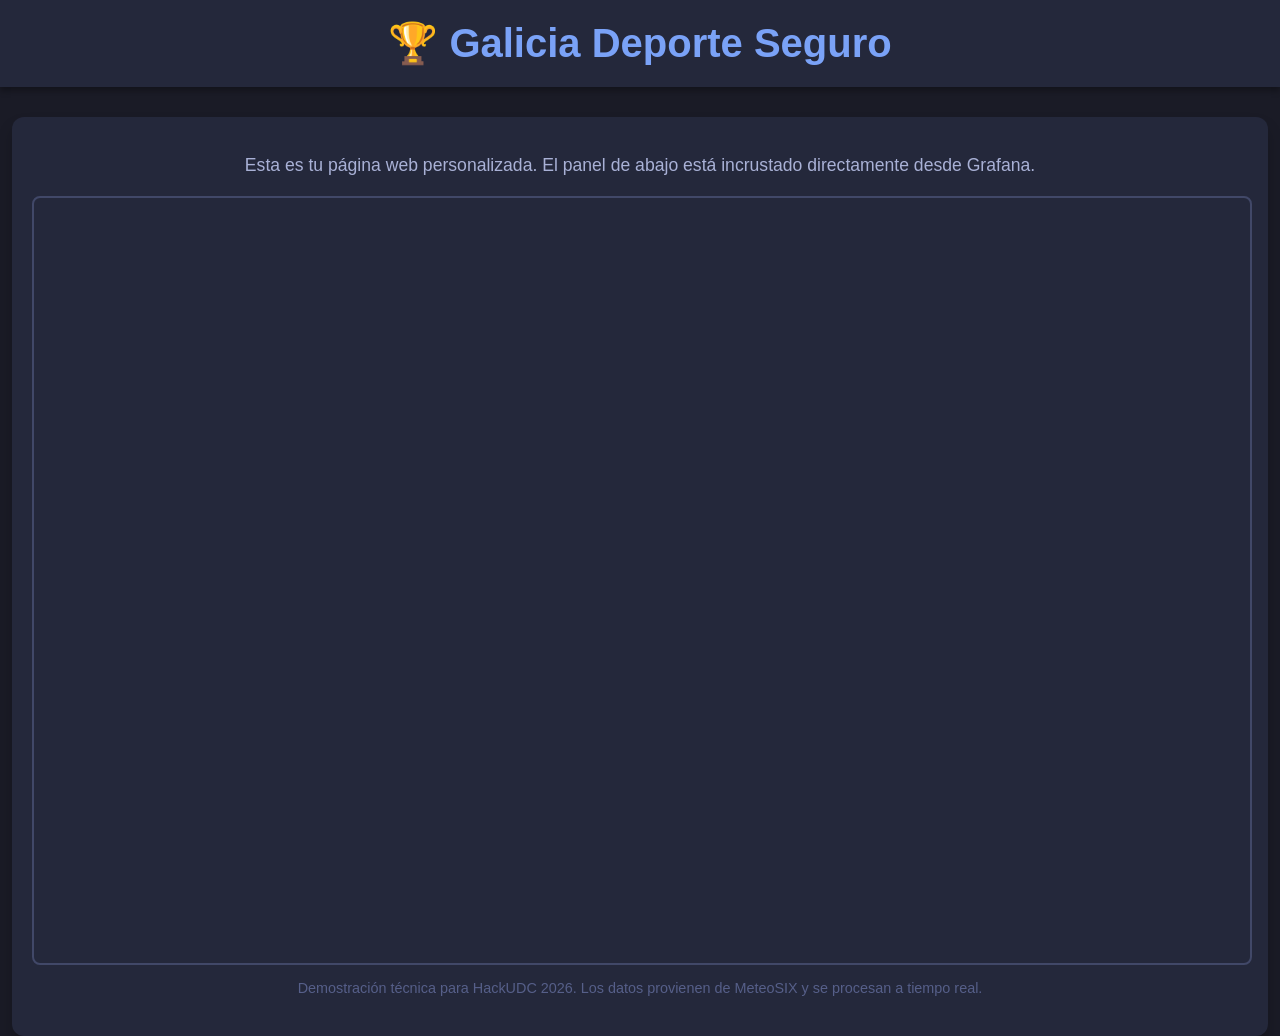
<file: index.html>
<!DOCTYPE html>
<html lang="es">
<head>
    <meta charset="UTF-8">
    <meta name="viewport" content="width=device-width, initial-scale=1.0">
    <title>Demo Integración Web - IAD Galicia</title>
    <style>
        body {
            font-family: 'Segoe UI', Tahoma, Geneva, Verdana, sans-serif;
            background-color: #1a1b26;
            color: #a9b1d6;
            margin: 0;
            padding: 0;
            display: flex;
            flex-direction: column;
            align-items: center;
        }

        header {
            width: 100%;
            background-color: #24283b;
            padding: 20px 0;
            text-align: center;
            box-shadow: 0 4px 6px rgba(0,0,0,0.3);
            margin-bottom: 30px;
        }

        h1 {
            margin: 0;
            color: #7aa2f7;
            font-size: 2.5rem;
        }

        .container {
            width: 95%;
            max-width: 1600px;
            background: #24283b;
            padding: 20px;
            border-radius: 12px;
            box-shadow: 0 10px 15px rgba(0,0,0,0.2);
            text-align: center;
        }

        p {
            font-size: 1.1rem;
            margin-bottom: 20px;
        }

        .iframe-wrapper {
            width: 100%;
            height: 85vh;
            border-radius: 8px;
            overflow: hidden;
            border: 2px solid #414868;
        }

        iframe {
            width: 100%;
            height: 100%;
            border: none;
        }

        .info {
            margin-top: 15px;
            font-size: 0.9rem;
            color: #565f89;
        }
    </style>
</head>
<body>

    <header>
        <h1>🏆 Galicia Deporte Seguro</h1>
    </header>

    <div class="container">
        <p>Esta es tu página web personalizada. El panel de abajo está incrustado directamente desde Grafana.</p>

        <div class="iframe-wrapper">
            <!-- 
                kiosk=tv oculta el menú lateral y superior de Grafana
                theme=dark fuerza el tema oscuro
            -->
            <iframe src="http://localhost:3000/d/iad-deportes-galicia/iad-deportes-galicia?orgId=1&kiosk=tv&theme=dark" 
                    title="Dashboard IAD Deportes Galicia">
            </iframe>
        </div>

        <p class="info">Demostración técnica para HackUDC 2026. Los datos provienen de MeteoSIX y se procesan a tiempo real.</p>
    </div>

</body>
</html>
</file>
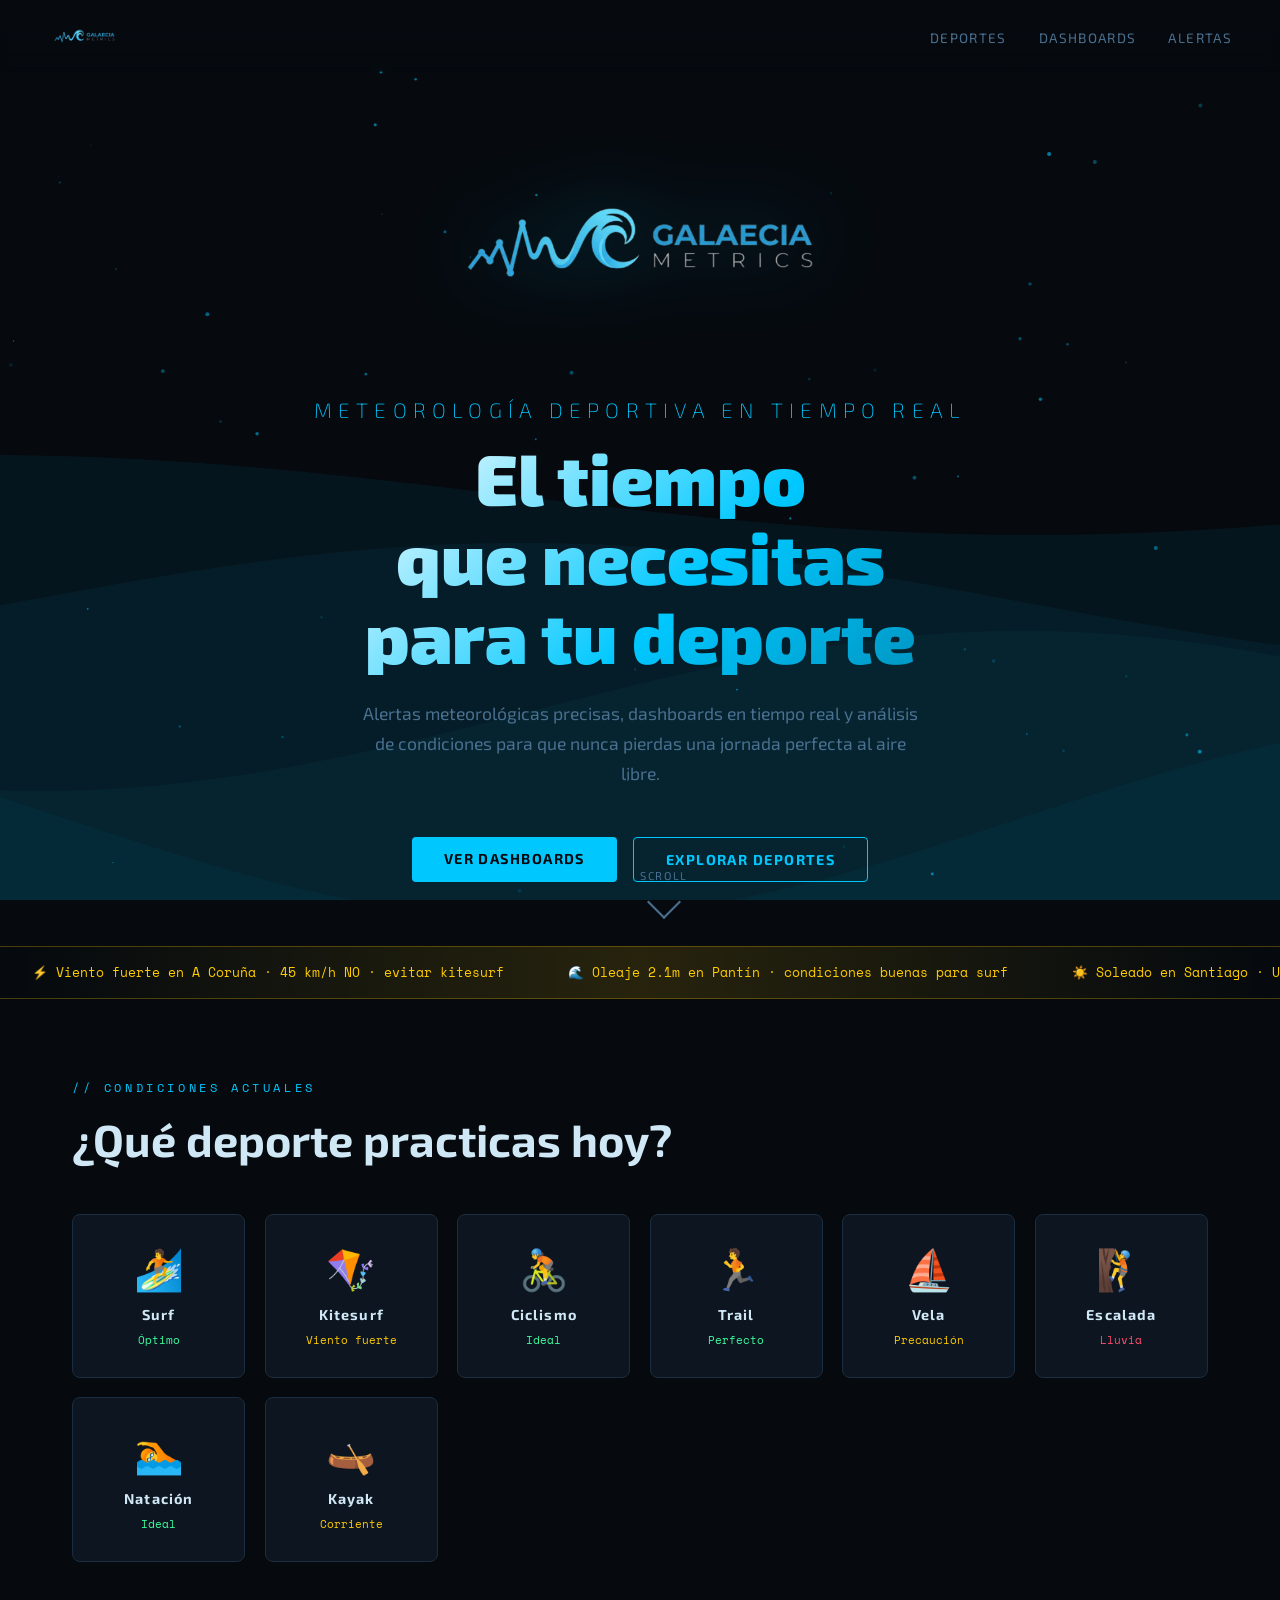
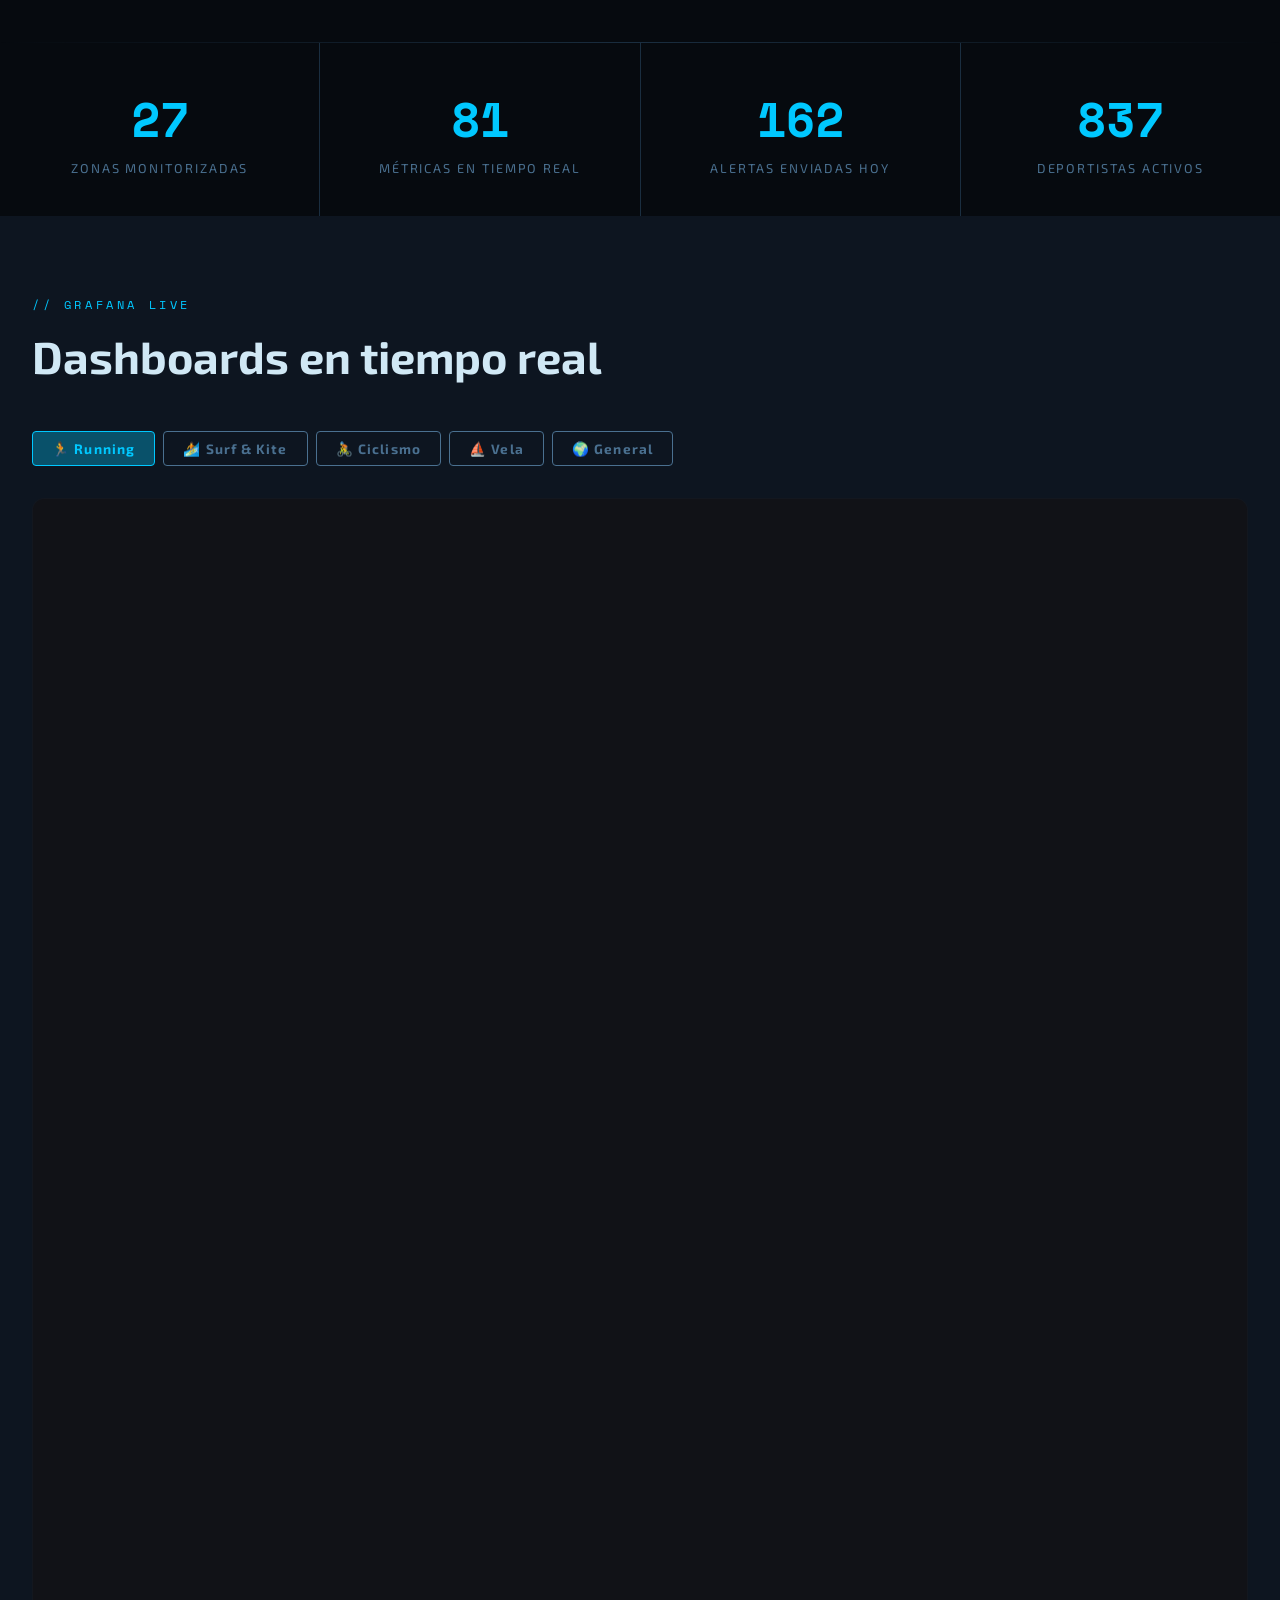
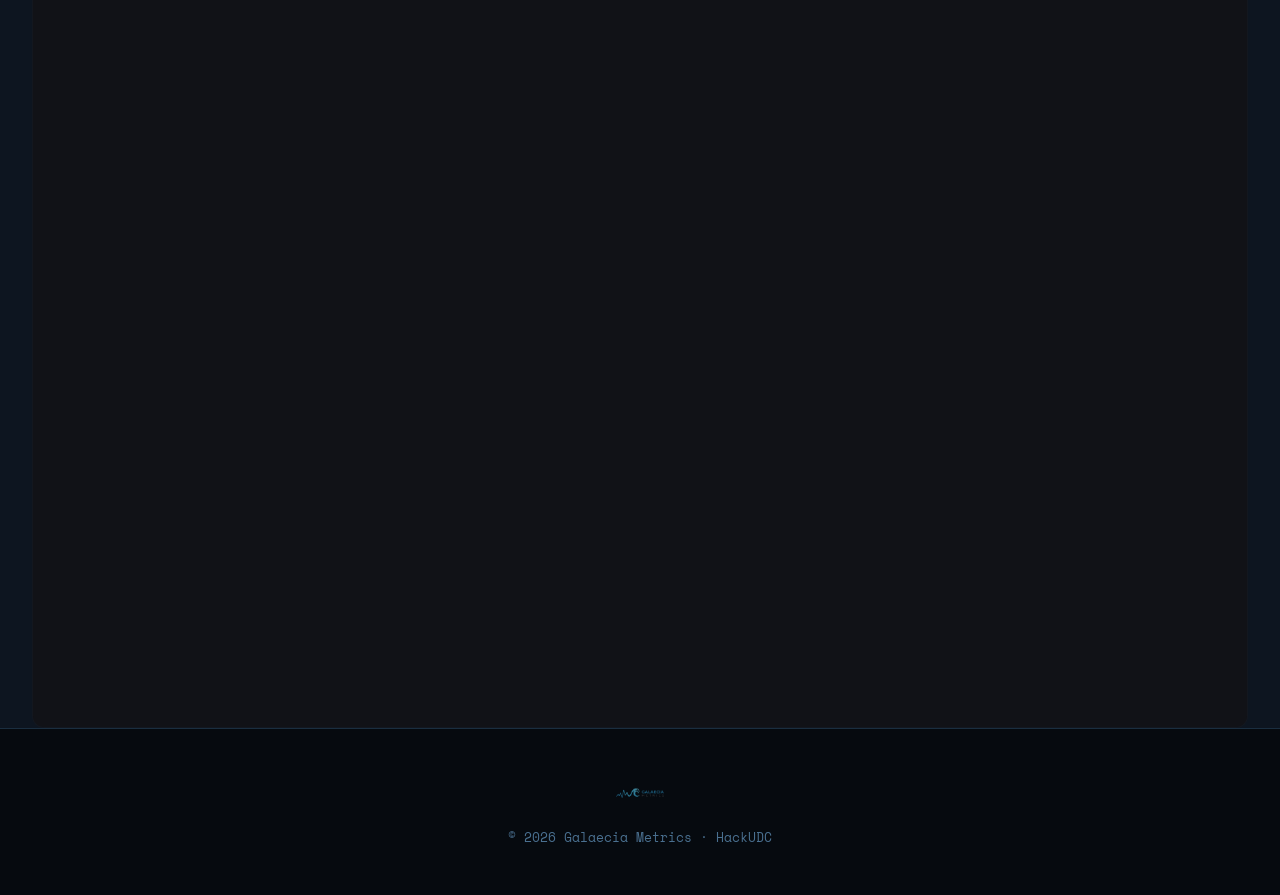
<file: web/index.html>
<!DOCTYPE html>
<html lang="es">
<head>
  <meta charset="UTF-8" />
  <meta name="viewport" content="width=device-width, initial-scale=1.0" />
  <title>Galaecia Metrics</title>
  <link rel="icon" type="image/png" href="images/hackudc26.png" />

  <link href="https://fonts.googleapis.com/css2?family=Exo+2:wght@200;400;700;900&family=Space+Mono:wght@400;700&display=swap" rel="stylesheet" />
  <link rel="stylesheet" href="styles.css" />
</head>
<body>

<!-- BACKGROUND CANVAS -->
<div class="bg-canvas">
  <canvas id="waveCanvas"></canvas>
</div>

<!-- NAV -->
<nav>
  <div class="nav-logo">
    <img src="images/hackudc26.png" alt="Galaecia Metrics" />
  </div>
  <ul class="nav-links">
    <li><a href="#deportes">Deportes</a></li>
    <li><a href="#dashboards">Dashboards</a></li>
    <li><a href="#alertas">Alertas</a></li>
  </ul>
</nav>

<!-- HERO -->
<section class="hero">
  <img src="images/hackudc26.png" alt="Galaecia Metrics" class="hero-logo" />
  <p class="hero-tagline">Meteorología deportiva en tiempo real</p>
  <h1 class="hero-title">El tiempo<br/>que necesitas<br/>para tu deporte</h1>
  <p class="hero-sub">
    Alertas meteorológicas precisas, dashboards en tiempo real y análisis
    de condiciones para que nunca pierdas una jornada perfecta al aire libre.
  </p>
  <div class="hero-cta">
    <a href="#dashboards" class="btn btn-primary">Ver Dashboards</a>
    <a href="#deportes" class="btn btn-outline">Explorar Deportes</a>
  </div>
  <div class="scroll-hint">
    <span>scroll</span>
    <div class="arrow"></div>
  </div>
</section>

<!-- ALERT TICKER -->
<div class="alert-bar" id="alertas">
  <div class="alert-ticker">
    <span class="alert-item">⚡ Viento fuerte en A Coruña · 45 km/h NO · evitar kitesurf</span>
    <span class="alert-item">🌊 Oleaje 2.1m en Pantín · condiciones buenas para surf</span>
    <span class="alert-item">☀️ Soleado en Santiago · UV alto · ciclismo recomendado</span>
    <span class="alert-item">🌧️ Lluvia prevista en Vigo esta tarde · posponer trail</span>
    <span class="alert-item">🏄 Olas perfectas mañana en Razo · 1.4m periodo 14s</span>
    <span class="alert-item">⚡ Viento fuerte en A Coruña · 45 km/h NO · evitar kitesurf</span>
    <span class="alert-item">🌊 Oleaje 2.1m en Pantín · condiciones buenas para surf</span>
    <span class="alert-item">☀️ Soleado en Santiago · UV alto · ciclismo recomendado</span>
    <span class="alert-item">🌧️ Lluvia prevista en Vigo esta tarde · posponer trail</span>
    <span class="alert-item">🏄 Olas perfectas mañana en Razo · 1.4m periodo 14s</span>
  </div>
</div>

<!-- SPORTS GRID -->
<div class="section" id="deportes">
  <p class="section-label">// Condiciones actuales</p>
  <h2 class="section-title">¿Qué deporte practicas hoy?</h2>
  <div class="sports-grid" id="sportsGrid">
    <!-- Generado dinámicamente por main.js -->
  </div>
</div>

<div class="divider"></div>

<!-- STATS ROW -->
<div class="stats-row">
  <div class="stat-box">
    <div class="stat-num" id="counter1">0</div>
    <div class="stat-label">Zonas monitorizadas</div>
  </div>
  <div class="stat-box">
    <div class="stat-num" id="counter2">0</div>
    <div class="stat-label">Métricas en tiempo real</div>
  </div>
  <div class="stat-box">
    <div class="stat-num" id="counter3">0</div>
    <div class="stat-label">Alertas enviadas hoy</div>
  </div>
  <div class="stat-box">
    <div class="stat-num" id="counter4">0</div>
    <div class="stat-label">Deportistas activos</div>
  </div>
</div>

<!-- GRAFANA DASHBOARDS -->
<div class="dashboard-section" id="dashboards">
  <div class="dashboard-inner">
    <p class="section-label">// Grafana Live</p>
    <h2 class="section-title">Dashboards en tiempo real</h2>

    <div class="dashboard-tabs">
      <button class="tab active" onclick="switchTab(this, 'trail')">🏃 Running</button>
      <button class="tab" onclick="switchTab(this, 'surf')">🏄 Surf & Kite</button>
      <button class="tab" onclick="switchTab(this, 'ciclo')">🚴 Ciclismo</button>
      <button class="tab" onclick="switchTab(this, 'vela')">⛵ Vela</button>
      <button class="tab" onclick="switchTab(this, 'general')">🌍 General</button>
    </div>

    <div class="grafana-frame-wrapper">
      <div class="grafana-placeholder" id="grafanaPlaceholder">
        <div class="big-icon">📊</div>
        <strong style="color:var(--text)">Dashboard: Surf & Kite</strong>
        <p>Configura la URL de tu dashboard de Grafana para visualizarlo aquí.</p>
        <span class="config-badge">⚙ Pendiente de configuración</span>
        <small style="margin-top:.5rem; opacity:.6">Ver comentarios en main.js</small>
      </div>
    </div>
  </div>
</div>

<!-- FOOTER -->
<footer>
  <img src="images/hackudc26.png" alt="Galaecia Metrics" />
  <p>© 2026 Galaecia Metrics · HackUDC</p>
</footer>

<script src="main.js"></script>
</body>
</html>
</file>
<file: web/styles.css>
/* ══════════════════════════════════════════
   GALAECIA METRICS — Estilos principales
   ══════════════════════════════════════════ */

/* ── VARIABLES ── */
:root {
  --cyan: #00c8ff;
  --cyan-dark: #0097c4;
  --cyan-glow: #00c8ff55;
  --bg: #060a0f;
  --surface: #0d1520;
  --surface2: #111d2e;
  --text: #d0e8f5;
  --muted: #4a7090;
}

/* ── RESET & BASE ── */
* {
  margin: 0;
  padding: 0;
  box-sizing: border-box;
}

html {
  scroll-behavior: smooth;
}

body {
  font-family: 'Exo 2', sans-serif;
  background: var(--bg);
  color: var(--text);
  overflow-x: hidden;
}

/* ── ANIMATED BACKGROUND ── */
.bg-canvas {
  position: fixed;
  inset: 0;
  z-index: 0;
  overflow: hidden;
  pointer-events: none;
}

.bg-canvas canvas {
  width: 100%;
  height: 100%;
}

/* ── NAV ── */
nav {
  position: fixed;
  top: 0;
  left: 0;
  right: 0;
  z-index: 100;
  display: flex;
  align-items: center;
  justify-content: space-between;
  padding: 1rem 3rem;
  background: linear-gradient(to bottom, rgba(6, 10, 15, 0.95), transparent);
  backdrop-filter: blur(6px);
}

.nav-logo {
  display: flex;
  align-items: center;
  gap: .8rem;
}

.nav-logo img {
  height: 40px;
}

.nav-links {
  display: flex;
  gap: 2rem;
  list-style: none;
}

.nav-links a {
  color: var(--muted);
  text-decoration: none;
  font-weight: 400;
  letter-spacing: .1em;
  font-size: .85rem;
  text-transform: uppercase;
  transition: color .3s;
}

.nav-links a:hover {
  color: var(--cyan);
}

/* ── HERO ── */
.hero {
  position: relative;
  z-index: 1;
  min-height: 100vh;
  display: flex;
  flex-direction: column;
  align-items: center;
  justify-content: center;
  text-align: center;
  padding: 8rem 2rem 4rem;
}

.hero-logo {
  width: min(420px, 80vw);
  margin-bottom: 2.5rem;
  animation: floatLogo 6s ease-in-out infinite;
  filter: drop-shadow(0 0 40px var(--cyan-glow));
}

@keyframes floatLogo {

  0%,
  100% {
    transform: translateY(0px);
    filter: drop-shadow(0 0 40px var(--cyan-glow));
  }

  50% {
    transform: translateY(-12px);
    filter: drop-shadow(0 0 60px #00c8ff88);
  }
}

.hero-tagline {
  font-size: clamp(1rem, 2.5vw, 1.3rem);
  font-weight: 200;
  letter-spacing: .3em;
  text-transform: uppercase;
  color: var(--cyan);
  margin-bottom: 1rem;
  animation: fadeUp .8s .3s both;
}

.hero-title {
  font-size: clamp(2.2rem, 6vw, 4.5rem);
  font-weight: 900;
  line-height: 1.1;
  background: linear-gradient(135deg, #fff 0%, var(--cyan) 60%, #0097c4 100%);
  -webkit-background-clip: text;
  -webkit-text-fill-color: transparent;
  background-clip: text;
  margin-bottom: 1.5rem;
  animation: fadeUp .8s .5s both;
}

.hero-sub {
  font-size: clamp(.95rem, 2vw, 1.1rem);
  color: var(--muted);
  max-width: 560px;
  line-height: 1.7;
  animation: fadeUp .8s .7s both;
}

.hero-cta {
  margin-top: 3rem;
  display: flex;
  gap: 1rem;
  flex-wrap: wrap;
  justify-content: center;
  animation: fadeUp .8s .9s both;
}

/* ── BUTTONS ── */
.btn {
  padding: .8rem 2rem;
  border-radius: 4px;
  font-family: 'Exo 2', sans-serif;
  font-weight: 700;
  font-size: .9rem;
  letter-spacing: .1em;
  text-transform: uppercase;
  text-decoration: none;
  cursor: pointer;
  transition: all .3s;
}

.btn-primary {
  background: var(--cyan);
  color: #060a0f;
  border: none;
}

.btn-primary:hover {
  background: #fff;
  box-shadow: 0 0 30px var(--cyan-glow);
  transform: translateY(-2px);
}

.btn-outline {
  background: transparent;
  color: var(--cyan);
  border: 1px solid var(--cyan);
}

.btn-outline:hover {
  background: var(--cyan-glow);
  box-shadow: 0 0 20px var(--cyan-glow);
  transform: translateY(-2px);
}

/* ── SCROLL INDICATOR ── */
.scroll-hint {
  position: absolute;
  bottom: 2rem;
  left: 50%;
  transform: translateX(-50%);
  display: flex;
  flex-direction: column;
  align-items: center;
  gap: .5rem;
  color: var(--muted);
  font-size: .7rem;
  letter-spacing: .15em;
  text-transform: uppercase;
  animation: fadeUp 1s 1.2s both;
}

.scroll-hint .arrow {
  width: 24px;
  height: 24px;
  border-right: 2px solid var(--muted);
  border-bottom: 2px solid var(--muted);
  transform: rotate(45deg);
  animation: bounceArrow 1.5s ease-in-out infinite;
}

@keyframes bounceArrow {

  0%,
  100% {
    transform: rotate(45deg) translateY(0);
  }

  50% {
    transform: rotate(45deg) translateY(6px);
  }
}

/* ── SECTIONS ── */
.section {
  position: relative;
  z-index: 1;
  padding: 5rem 2rem;
  max-width: 1200px;
  margin: 0 auto;
}

.section-label {
  font-family: 'Space Mono', monospace;
  font-size: .75rem;
  letter-spacing: .3em;
  color: var(--cyan);
  text-transform: uppercase;
  margin-bottom: 1rem;
}

.section-title {
  font-size: clamp(1.8rem, 4vw, 2.8rem);
  font-weight: 700;
  margin-bottom: 3rem;
}

/* ── SPORTS GRID ── */
.sports-grid {
  display: grid;
  grid-template-columns: repeat(auto-fit, minmax(160px, 1fr));
  gap: 1.2rem;
}

.sport-card {
  background: var(--surface);
  border: 1px solid #1a2e40;
  border-radius: 8px;
  padding: 1.8rem 1rem;
  text-align: center;
  transition: all .3s;
  cursor: pointer;
  position: relative;
  overflow: hidden;
}

.sport-card::before {
  content: '';
  position: absolute;
  inset: 0;
  background: linear-gradient(135deg, var(--cyan-glow), transparent);
  opacity: 0;
  transition: opacity .3s;
}

.sport-card:hover {
  border-color: var(--cyan);
  transform: translateY(-4px);
  box-shadow: 0 8px 30px var(--cyan-glow);
}

.sport-card:hover::before {
  opacity: 1;
}

.sport-icon {
  font-size: 2.5rem;
  margin-bottom: .8rem;
  display: block;
}

.sport-name {
  font-size: .9rem;
  font-weight: 700;
  letter-spacing: .08em;
  color: var(--text);
}

.sport-status {
  font-size: .7rem;
  margin-top: .5rem;
  font-family: 'Space Mono', monospace;
}

.status-good {
  color: #3dffa0;
}

.status-warn {
  color: #ffcc00;
}

.status-bad {
  color: #ff4d6d;
}

/* ── ALERT TICKER ── */
.alert-bar {
  position: relative;
  z-index: 1;
  background: linear-gradient(90deg, transparent, #ffcc0022, transparent);
  border-top: 1px solid #ffcc0044;
  border-bottom: 1px solid #ffcc0044;
  padding: 1rem 2rem;
  overflow: hidden;
}

.alert-ticker {
  display: flex;
  gap: 4rem;
  animation: ticker 30s linear infinite;
  white-space: nowrap;
}

.alert-item {
  display: flex;
  align-items: center;
  gap: .6rem;
  font-family: 'Space Mono', monospace;
  font-size: .8rem;
  color: #ffcc00;
}

@keyframes ticker {
  0% {
    transform: translateX(0);
  }

  100% {
    transform: translateX(-50%);
  }
}

/* ── STATS ROW ── */
.stats-row {
  position: relative;
  z-index: 1;
  display: grid;
  grid-template-columns: repeat(auto-fit, minmax(200px, 1fr));
  gap: 1px;
  background: #1a2e40;
}

.stat-box {
  background: var(--bg);
  padding: 2.5rem 2rem;
  text-align: center;
}

.stat-num {
  font-size: clamp(2rem, 4vw, 3rem);
  font-weight: 900;
  color: var(--cyan);
  font-family: 'Space Mono', monospace;
}

.stat-label {
  font-size: .8rem;
  color: var(--muted);
  letter-spacing: .15em;
  text-transform: uppercase;
  margin-top: .4rem;
}

/* ── GRAFANA DASHBOARDS ── */
.dashboard-section {
  position: relative;
  z-index: 1;
  background: var(--surface);
  padding: 5rem 2rem 0;
}

.dashboard-inner {
  max-width: 1400px;
  margin: 0 auto;
}

.dashboard-tabs {
  display: flex;
  gap: .5rem;
  flex-wrap: wrap;
  margin-bottom: 2rem;
}

.tab {
  padding: .5rem 1.2rem;
  border-radius: 4px;
  border: 1px solid var(--muted);
  background: transparent;
  color: var(--muted);
  font-family: 'Exo 2', sans-serif;
  font-size: .85rem;
  font-weight: 700;
  letter-spacing: .08em;
  cursor: pointer;
  transition: all .3s;
}

.tab.active,
.tab:hover {
  border-color: var(--cyan);
  color: var(--cyan);
  background: var(--cyan-glow);
}

.grafana-frame-wrapper {
  position: relative;
  width: 100%;
  background: #111217;
  border: 1px solid #1a2e4033;
  border-radius: 12px;
  overflow: hidden;
}

.grafana-placeholder {
  display: flex;
  flex-direction: column;
  align-items: center;
  justify-content: center;
  gap: 1rem;
  padding: 4rem 2rem;
  color: var(--muted);
  font-family: 'Space Mono', monospace;
  font-size: .85rem;
  text-align: center;
}

.grafana-placeholder .big-icon {
  font-size: 3rem;
  opacity: .4;
}

.config-badge {
  display: inline-block;
  background: #ffcc0022;
  border: 1px solid #ffcc0044;
  color: #ffcc00;
  font-size: .7rem;
  padding: .2rem .7rem;
  border-radius: 100px;
  letter-spacing: .1em;
  font-family: 'Space Mono', monospace;
}

.grafana-frame {
  width: 100%;
  height: 1700px;
  border: none;
  display: block;
}

/* ── FOOTER ── */
footer {
  position: relative;
  z-index: 1;
  padding: 3rem 2rem;
  text-align: center;
  border-top: 1px solid #1a2e40;
}

footer img {
  height: 32px;
  opacity: .6;
  margin-bottom: 1rem;
}

footer p {
  font-size: .8rem;
  color: var(--muted);
  font-family: 'Space Mono', monospace;
}

/* ── HELPERS ── */
@keyframes fadeUp {
  from {
    opacity: 0;
    transform: translateY(20px);
  }

  to {
    opacity: 1;
    transform: translateY(0);
  }
}

.divider {
  position: relative;
  z-index: 1;
  height: 1px;
  background: linear-gradient(90deg, transparent, #1a2e40, transparent);
}
</file>
